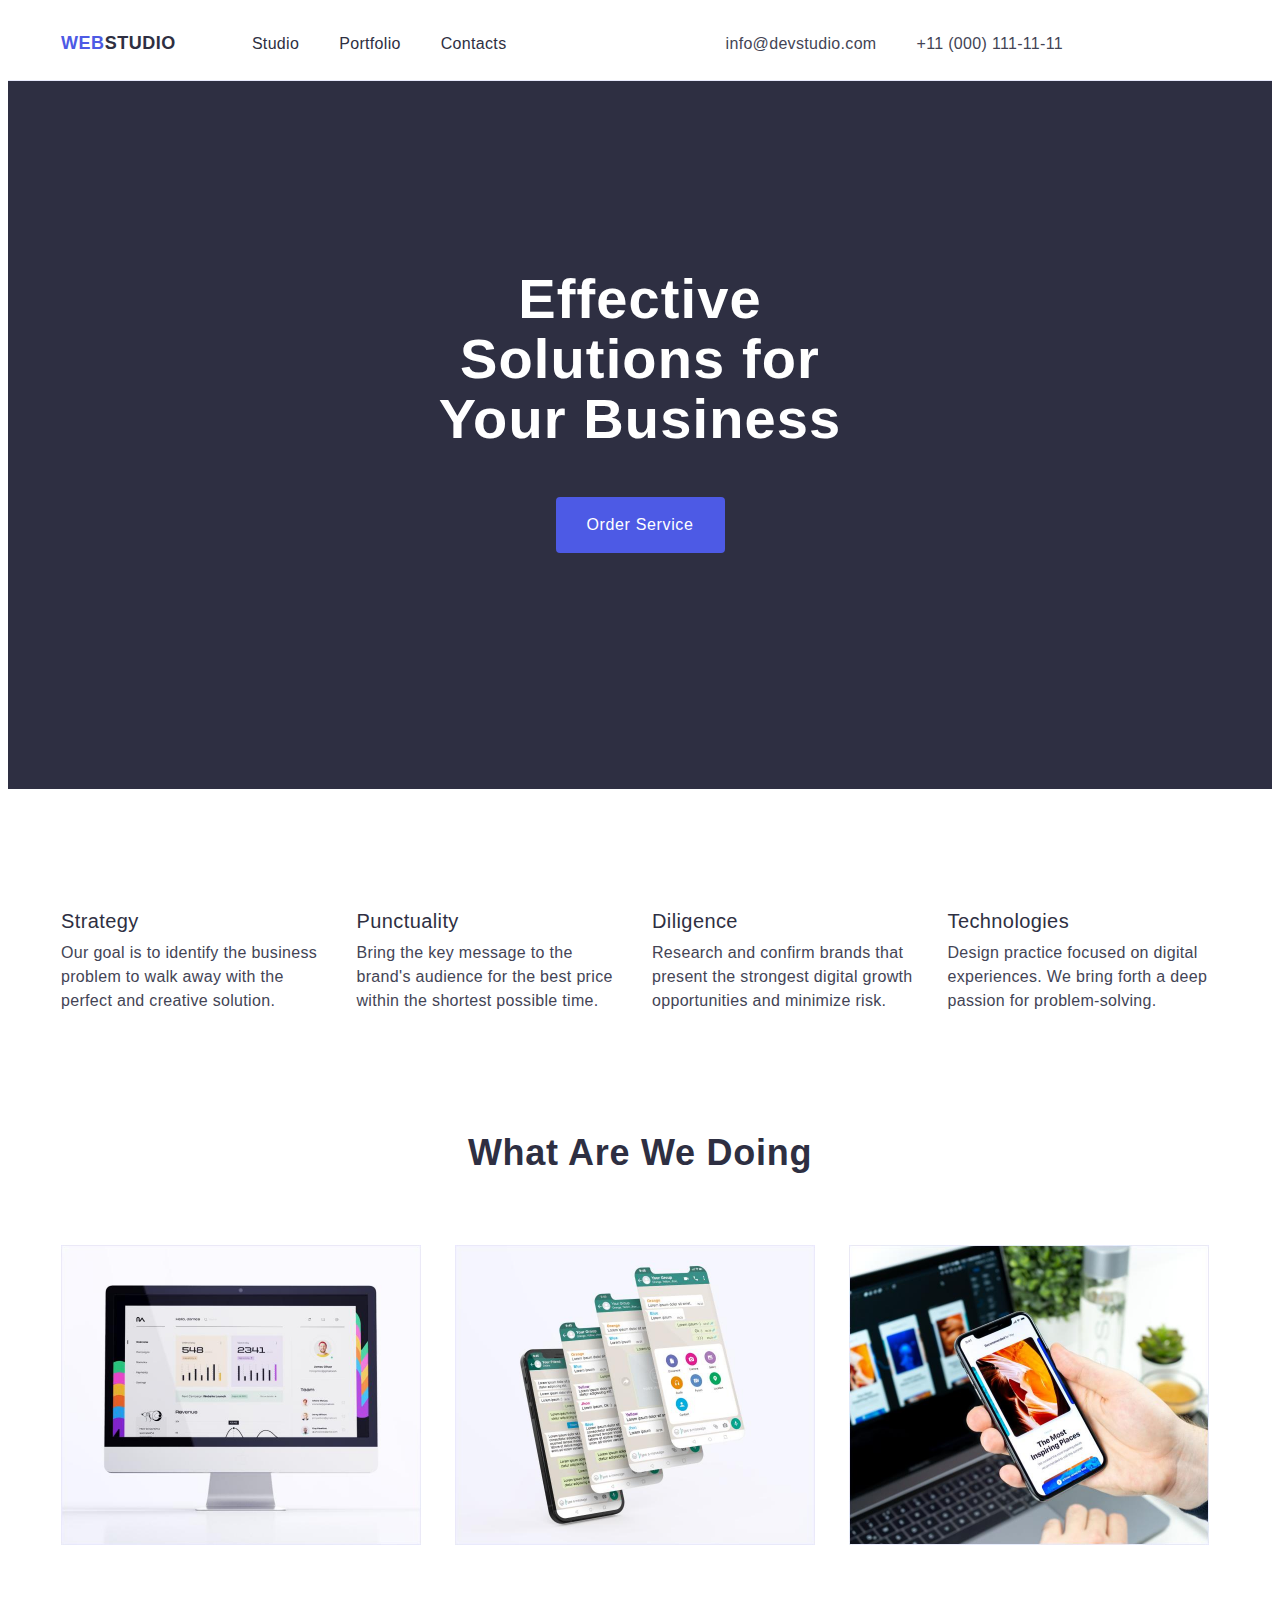
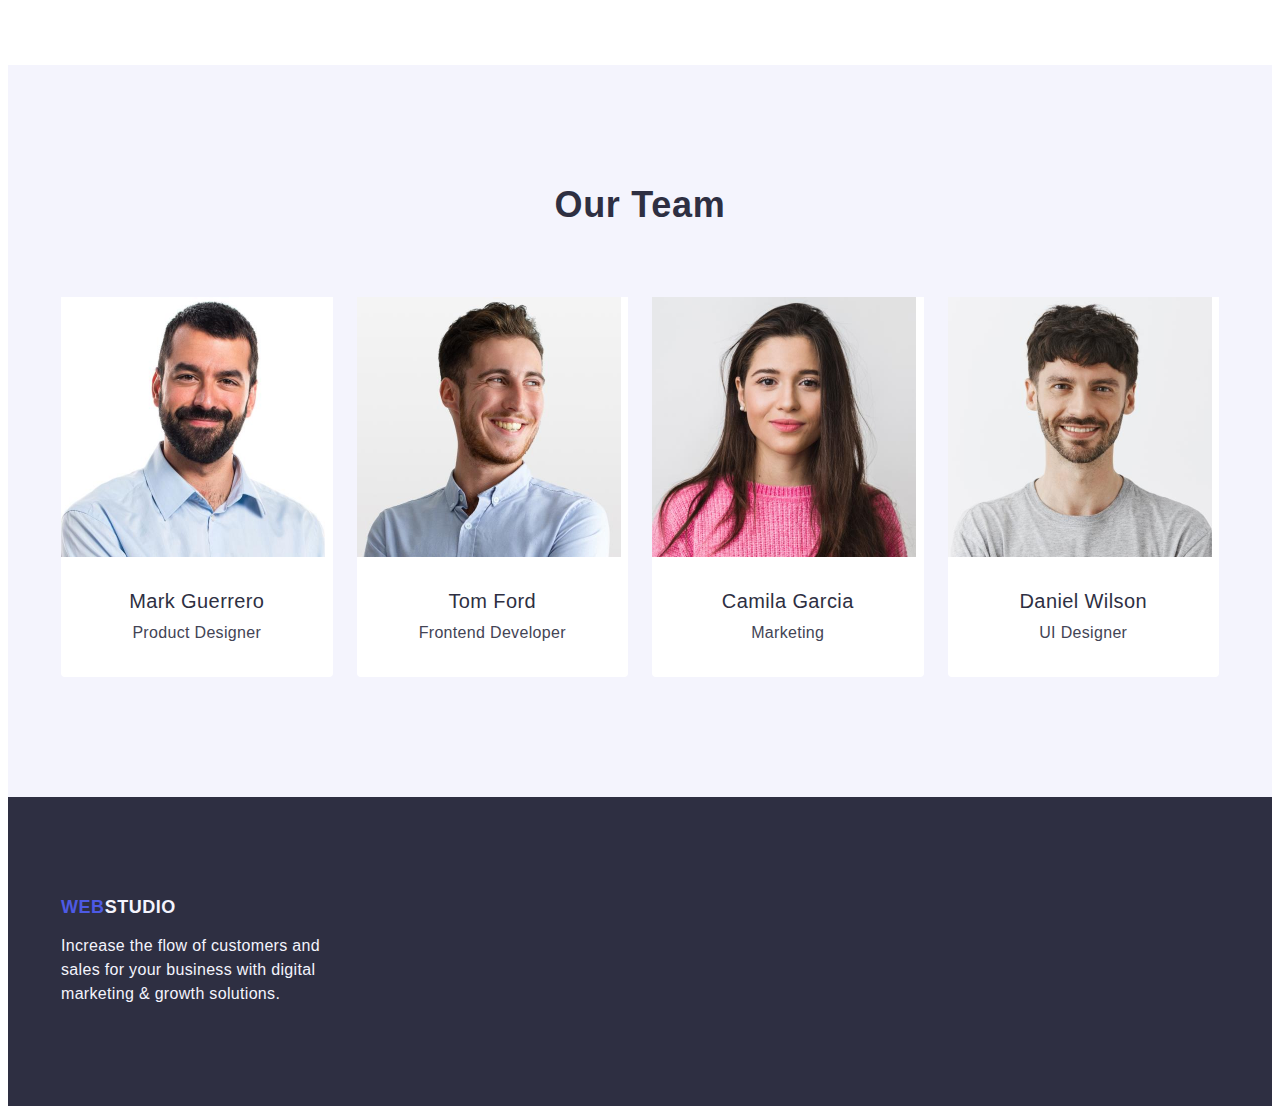
<file: index.html>
<!DOCTYPE html>
<html lang="en">
  <head class="header">
    <meta charset="utf-8" />
    <meta name="viewport" content="width=device-width, initial-scale=1.0" />
    <link rel="shortcut icon" href="favicon.ico" type="image/x-icon" />
    <link rel="preconnect" href="https://fonts.googleapis.com" />
    <link rel="preconnect" href="https://fonts.gstatic.com" crossorigin />
    <link
      rel="preconnect"
      href="https://fonts.googleapis.com/css2?family=Raleway:wght@800&family=Roboto:wght@400;500;700&display=swap"
    />
    <link rel="preconnect" href="https://fonts.googleapis.com" />
    <link rel="preconnect" href="https://fonts.gstatic.com" crossorigin />

    <link
      rel="stylesheet"
      href="https://cdnjs.cloudflare.com/ajax/libs/modern-normalize/2.0.0/modern-normalize.min.css"
      integrity="sha512-4xo8blKMVCiXpTaLzQSLSw3KFOVPWhm/TRtuPVc4WG6kUgjH6J03IBuG7JZPkcWMxJ5huwaBpOpnwYElP/m6wg=="
      crossorigin="anonymous"
      referrerpolicy="no-referrer"
    />
    <link rel="stylesheet" href="./css/style.css" />
    <title>Web Studio</title>
  </head>
  <body>
    <header class="header">
      <div class="header-container container">
        <nav class="header-nav">
          <a href="./index.html" class="logo link">Web<span class="logo-header">Studio</span></a>

          <ul class="list header-li">
            <li><a href="./index.html" class="studio-li link">Studio</a></li>
            <li><a href="./portfolio.html" class="studio-li link">Portfolio</a></li>
            <li><a href="" class="studio-li link">Contacts</a></li>
          </ul>
        </nav>
        <address class="adress-header">
          <ul class="adress-list list">
            <li><a href="mailto:info@devstudio.com" class="mailtel link">info@devstudio.com</a></li>
            <li><a href="tel:+110001111111" class="mailtel link">+11 (000) 111-11-11</a></li>
          </ul>
        </address>
      </div>
    </header>
    <main>
      <!-- Effective Solutions for Your Business -->
      <section class="section-one">
        <div class="container">
          <h1 class="section-one-h">Effective Solutions for Your Business</h1>
          <button type="button" class="section-one-button">Order Service</button>
        </div>
      </section>
      <section class="section-two">
        <div class="container">
          <h2 class="visually-hidden">Container</h2>
          <ul class="section-two-list list">
            <li class="section-two-list-li">
              <h3 class="section-two-h">Strategy</h3>
              <p class="section-two-p">
                Our goal is to identify the business problem to walk away with the perfect and
                creative solution.
              </p>
            </li>
            <li class="section-two-list-li">
              <h3 class="section-two-h">Punctuality</h3>
              <p class="section-two-p">
                Bring the key message to the brand's audience for the best price within the shortest
                possible time.
              </p>
            </li>
            <li class="section-two-list-li">
              <h3 class="section-two-h">Diligence</h3>
              <p class="section-two-p">
                Research and confirm brands that present the strongest digital growth opportunities
                and minimize risk.
              </p>
            </li>
            <li class="section-two-list-li">
              <h3 class="section-two-h">Technologies</h3>
              <p class="section-two-p">
                Design practice focused on digital experiences. We bring forth a deep passion for
                problem-solving.
              </p>
            </li>
          </ul>
        </div>
      </section>
      <section class="section-three">
        <!-- What are we doing? -->
        <div class="container">
          <h2 class="section-three-h">What are we doing</h2>
          <ul class="section-three-list list">
            <li class="section-three-list-li"
              ><img src="./images/image1.jpg" alt="computer" width="360"
            /></li>
            <li class="section-three-list-li"
              ><img src="./images/image2.jpg" alt="telegramm" width="360"
            /></li>
            <li class="section-three-list-li"
              ><img src="./images/image3.jpg" alt="phone" width="360"
            /></li>
          </ul>
        </div>
      </section>

      <!-- Our Team -->
      <section class="section-four">
        <div class="container">
          <h2 class="section-four-h">Our Team</h2>
          <ul class="section-four-list list">
            <li class="section-four-li">
              <img src="./images/image.jpg" alt="Mark Guerrero" width="264" />
              <div class="section-four-div"
                ><h3 class="section-four-li-h">Mark Guerrero</h3>
                <p class="section-four-li-p">Product Designer</p>
              </div>
            </li>
            <li class="section-four-li">
              <img src="./images/image(2).jpg" alt="Tom Ford" width="264" />
              <div class="section-four-div">
                <h3 class="section-four-li-h">Tom Ford</h3>
                <p class="section-four-li-p">Frontend Developer</p>
              </div>
            </li>
            <li class="section-four-li">
              <img src="./images/image(3).jpg" alt="Camila Garcia" width="264" />
              <div class="section-four-div">
                <h3 class="section-four-li-h">Camila Garcia</h3>
                <p class="section-four-li-p">Marketing</p>
              </div>
            </li>
            <li class="section-four-li">
              <img src="./images/image(4).jpg" alt="Daniel Wilson" width="264" />
              <div class="section-four-div">
                <h3 class="section-four-li-h">Daniel Wilson</h3>
                <p class="section-four-li-p">UI Designer</p>
              </div>
            </li>
          </ul>
        </div>
      </section>
    </main>
    <footer class="footer">
      <div class="container">
        <a href="./index.html" class="logo footer-a link"
          >Web<span class="logo-footer">Studio</span></a
        >
        <p class="footer-p">
          Increase the flow of customers and sales for your business with digital marketing & growth
          solutions.
        </p>
      </div>
    </footer>
  </body>
</html>
</file>
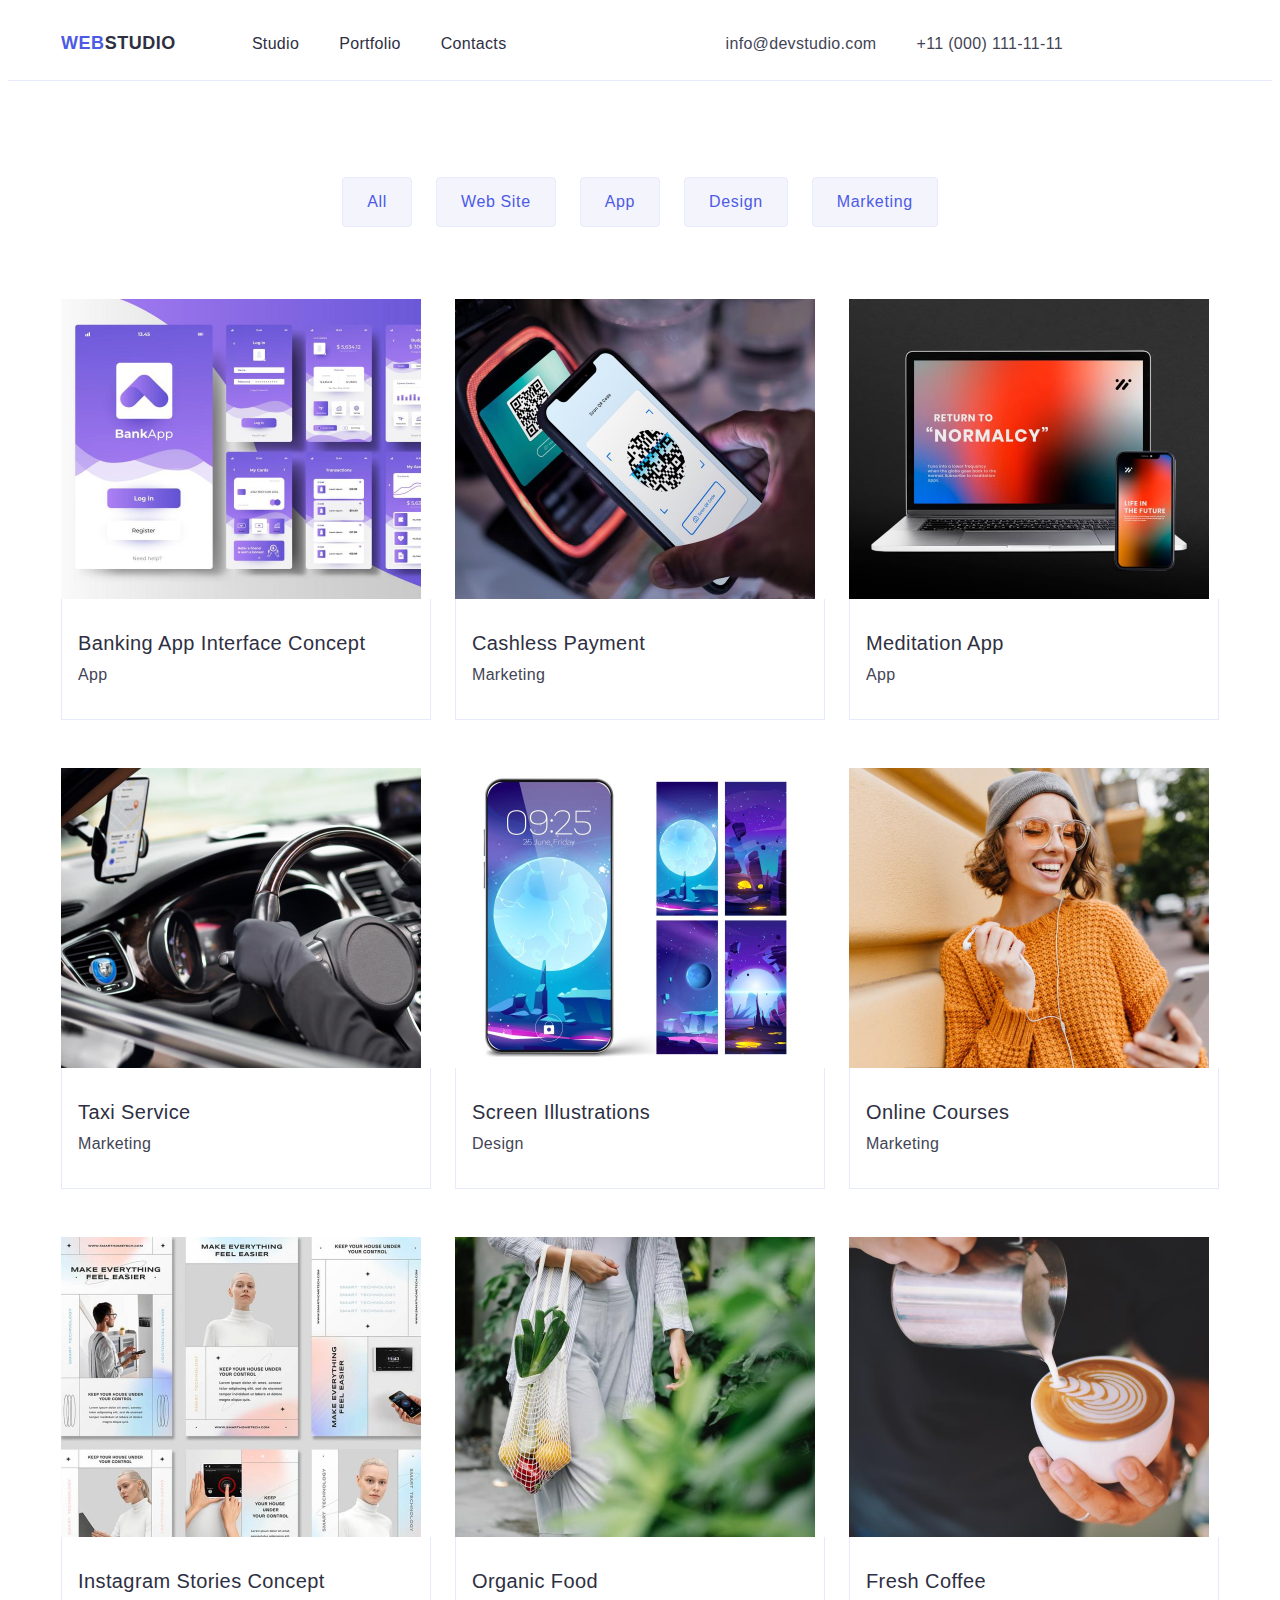
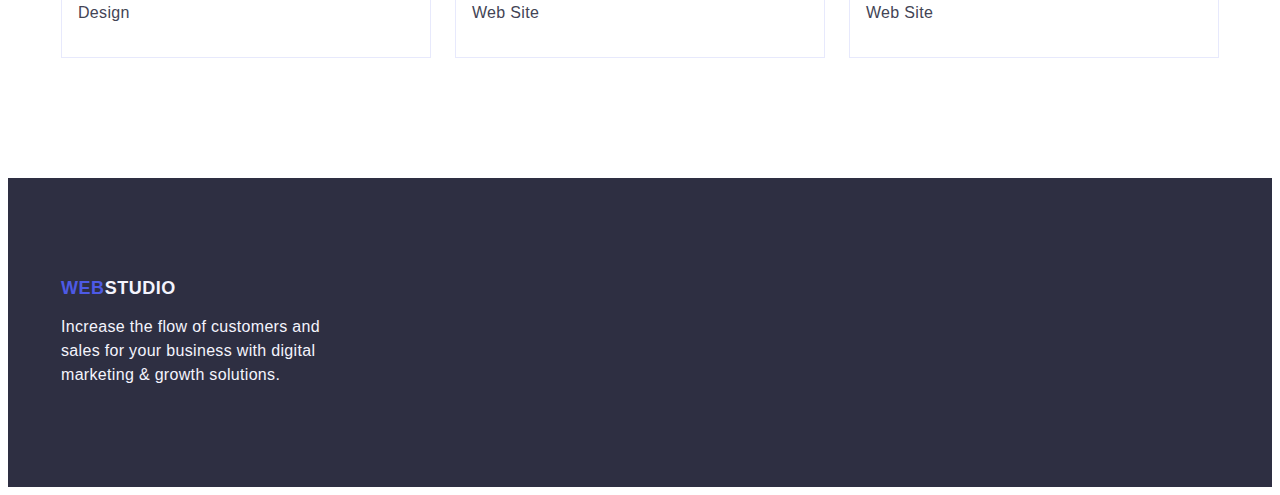
<file: portfolio.html>
<!DOCTYPE html>
<html lang="en">
  <head>
    <meta charset="utf-8" />
    <meta name="viewport" content="width=device-width, initial-scale=1.0" />
    <link rel="preconnect" href="https://fonts.googleapis.com" />
    <link rel="preconnect" href="https://fonts.gstatic.com" crossorigin />
    <link
      rel="preconnect"
      href="https://fonts.googleapis.com/css2?family=Raleway:wght@800&family=Roboto:wght@400;500;700&display=swap"
    />
    <link rel="preconnect" href="https://fonts.googleapis.com" />
    <link rel="preconnect" href="https://fonts.gstatic.com" crossorigin />
    <link
      rel="stylesheet"
      href="https://cdnjs.cloudflare.com/ajax/libs/modern-normalize/2.0.0/modern-normalize.min.css"
      integrity="sha512-4xo8blKMVCiXpTaLzQSLSw3KFOVPWhm/TRtuPVc4WG6kUgjH6J03IBuG7JZPkcWMxJ5huwaBpOpnwYElP/m6wg=="
      crossorigin="anonymous"
      referrerpolicy="no-referrer"
    />
    <link rel="stylesheet" href="./css/style.css" />
    <title>Portfolio</title>
  </head>
  <body>
    <header class="header">
      <div class="header-container container">
        <nav class="header-nav">
          <a href="./index.html" class="logo link">Web<span class="logo-header">Studio</span></a>

          <ul class="list header-li">
            <li><a href="./index.html" class="studio-li link">Studio</a></li>
            <li><a href="./portfolio.html" class="studio-li link">Portfolio</a></li>
            <li><a href="" class="studio-li link">Contacts</a></li>
          </ul>
        </nav>
        <address class="adress-header">
          <ul class="adress-list list">
            <li><a href="mailto:info@devstudio.com" class="mailtel link">info@devstudio.com</a></li>
            <li><a href="tel:+110001111111" class="mailtel link">+11 (000) 111-11-11</a></li>
          </ul>
        </address>
      </div>
    </header>
    <main>
      <!-- Button -->
      <section class="section-main">
        <div class="container">
          <h1 class="visually-hidden">Kashtanov</h1>
          <ul class="main-list-one list">
            <li><button type="button" class="button">All</button></li>
            <li><button type="button" class="button">Web Site</button></li>
            <li><button type="button" class="button">App</button></li>
            <li><button type="button" class="button">Design</button></li>
            <li><button type="button" class="button">Marketing</button></li></ul
          >
          <!-- 1 Row -->
          <ul class="main-list-two list">
            <li class="main-list-two-li">
              <a href="" class="link">
                <img
                  src="./images-portfolio/row1-1.jpg"
                  alt="Banking App Interface Concept"
                  width="360"
                /><div class="div-container">
                  <h2 class="porfolio-h-two">Banking App Interface Concept</h2>
                  <p class="portfolio-p">App</p>
                </div>
              </a>
            </li>
            <li class="main-list-two-li">
              <a href="" class="link">
                <img src="./images-portfolio/row1-2.jpg" alt="Cashless Payment" width="360" />
                <div class="div-container"
                  ><h2 class="porfolio-h-two">Cashless Payment</h2>
                  <p class="portfolio-p">Marketing</p>
                </div>
              </a>
            </li>
            <li class="main-list-two-li">
              <a href="" class="link">
                <img src="./images-portfolio/row1-3.jpg" alt="Meditation App" width="360" />
                <div class="div-container"
                  ><h2 class="porfolio-h-two">Meditation App</h2>
                  <p class="portfolio-p">App</p>
                </div>
              </a>
            </li>
            <!-- 2 Row -->
            <li class="main-list-two-li">
              <a href="" class="link">
                <img src="./images-portfolio/row2-1.jpg" alt="Taxi Service" width="360" />
                <div class="div-container"
                  ><h2 class="porfolio-h-two">Taxi Service</h2>
                  <p class="portfolio-p">Marketing</p></div
                >
              </a>
            </li>
            <li class="main-list-two-li">
              <a href="" class="link">
                <img src="./images-portfolio/row2-2.jpg" alt="Screen Illustrations" width="360" />
                <div class="div-container"
                  ><h2 class="porfolio-h-two">Screen Illustrations</h2>
                  <p class="portfolio-p">Design</p>
                </div>
              </a>
            </li>
            <li class="main-list-two-li">
              <a href="" class="link">
                <img src="./images-portfolio/row2-3.jpg" alt="Online Courses" width="360" />
                <div class="div-container"
                  ><h2 class="porfolio-h-two">Online Courses</h2>
                  <p class="portfolio-p">Marketing</p>
                </div>
              </a>
            </li>
            <!-- 3 Row -->
            <li class="main-list-two-li">
              <a href="" class="link">
                <img
                  src="./images-portfolio/row3-1.jpg"
                  alt="Instagram Stories Concept"
                  width="360"
                /><div class="div-container">
                  <h2 class="porfolio-h-two">Instagram Stories Concept</h2>
                  <p class="portfolio-p">Design</p>
                </div>
              </a>
            </li>
            <li class="main-list-two-li">
              <a href="" class="link">
                <img src="./images-portfolio/row3-2.jpg" alt="Organic Food" width="360" />
                <div class="div-container"
                  ><h2 class="porfolio-h-two">Organic Food</h2>
                  <p class="portfolio-p">Web Site</p>
                </div>
              </a>
            </li>
            <li class="main-list-two-li">
              <a href="" class="link">
                <img src="./images-portfolio/row3-3.jpg" alt="Fresh Coffee" width="360" />
                <div class="div-container"
                  ><h2 class="porfolio-h-two">Fresh Coffee</h2>
                  <p class="portfolio-p">Web Site</p>
                </div>
              </a>
            </li>
          </ul>
        </div>
      </section>
    </main>
    <footer class="footer">
      <div class="container">
        <a href="./index.html" class="logo footer-a link"
          >Web<span class="logo-footer">Studio</span></a
        >
        <p class="footer-p">
          Increase the flow of customers and sales for your business with digital marketing & growth
          solutions.
        </p>
      </div>
    </footer>
  </body>
</html>
</file>
<file: css/style.css>
body {
  font-family: Roboto, sans-serif;
  color: #434455;
  background-color: #ffffff;
}

h1,
h2,
h3,
h4,
h5,
h6,
p {
  margin-top: 0;
  margin-bottom: 0;
}

ul,
ol {
  margin-top: 0;
  margin-bottom: 0;
  padding-left: 0;
}
img {
  display: block;
}

:root {
  --brand-color: #fff;
}

.list {
  list-style: none;
}

.header {
  border-bottom: 1px solid #e7e9fc;
}
.container {
  width: 1158px;
  padding: 0 15px;
  margin: 0 auto;
}

.header-container {
  display: flex;
  align-items: center;
  justify-content: space-between;
  height: 72px;
}

.header-nav {
  display: flex;
  align-items: center;
}

.header-link {
  margin-right: 76px;
}

.header-logo {
  display: flex;
  align-items: center;
  gap: 4px;
  margin-left: 156px;
  margin-right: 76px;
}

.header-li {
  display: flex;
  gap: 40px;
  border-radius: 4px;
  text-decoration: none;

  background-color: #fff;
}

.adress-list {
  display: flex;
  gap: 40px;
  margin-right: 156px;
}

.logo {
  color: var(--IRIS, #4d5ae5);
  font-family: Raleway, sans-serif;
  font-size: 18px;
  font-style: normal;
  font-weight: 800;
  line-height: 1.17;
  letter-spacing: 0.54px;
  text-transform: uppercase;
  text-decoration: none;
  margin-right: 76px;
}

.logo-header {
  color: #2e2f42;
}
.logo a:link {
  text-decoration: none;
}

.logo2 a:link {
  text-decoration: none;
}

.link {
  color: #4d5ae5;
  font-size: 18px;
  font-style: normal;
  font-weight: 800;
  line-height: 1.17em; /* 116.667% */
  letter-spacing: 0.54px;
  text-decoration: none;
}

.studio-li {
  padding: 24px 0;
  font-weight: 500;
  font-size: 16px;
  line-height: 1.5;
  letter-spacing: 0.02em;
  color: #2e2f42;
}

.studio-li:hover {
  color: #404bbf;
}

.studio-li:focus {
  color: #404bbf;
}

.link {
  text-decoration: none;
}

.adress-header {
  font-style: normal;
}

.mailtel {
  font-weight: 400;
  font-size: 16px;
  line-height: 1.5;
  letter-spacing: 0.02em;
  color: #434455;
}

.mailtel:hover {
  color: #404bbf;
}

.mailtel.mailtel:focus {
  color: #404bbf;
}

.studio {
  font-weight: 500;
  font-size: 16px;
  line-height: 1.5;
  letter-spacing: 0.02em;
  color: #2e2f42;
}

.studio:link {
  text-decoration: none;
}

.footer {
  padding: 100px 0;
  background-color: #2e2f42;
}

.footer-a {
  display: inline-block;
  margin-bottom: 16px;
}
.logo-footer {
  color: #f4f4fd;
}

.footer-p {
  max-width: 264px;
  line-height: 1.5;
  color: #f4f4fd;
  letter-spacing: 0.02em;
}

.section-one {
  display: flex;
  background-color: #2e2f42;
  padding: 188px 0;
}

.section-one-h {
  display: flex;
  max-width: 496px;
  font-size: 56px;
  line-height: 1.07;
  text-align: center;
  justify-content: center;
  align-items: center;
  letter-spacing: 0.02em;
  color: #ffffff;
  margin: 0 auto 48px;
}

.section-one-button {
  display: block;
  min-width: 169px;
  height: 56px;
  border: none;
  border-radius: 4px;
  cursor: pointer;
  background-color: #4d5ae5;
  font-family: Roboto, sans-serif;
  font-weight: 500;
  font-size: 16px;
  line-height: 1.5;
  letter-spacing: 0.04em;
  color: #ffffff;
  cursor: pointer;
  margin: 0 auto 48px;
}

.section-one-button:hover {
  background-color: #404bbf;
}

.section-one-button:focus {
  background-color: #404bbf;
}
.section-two {
  padding: 120px 0;
}

.visually-hidden {
  position: absolute;
  width: 1px;
  height: 1px;
  margin: -1px;
  border: 0;
  padding: 0;

  white-space: nowrap;
  clip-path: inset(100%);
  clip: rect(0 0 0 0);
  overflow: hidden;
}

.section-two-list {
  display: flex;
  gap: 24px;
}

.section-two-list-li {
  width: calc((100% - 72px) / 4);
}
.section-two-h {
  margin-bottom: 8px;
  font-weight: 500;
  font-size: 20px;
  line-height: 1.2;
  letter-spacing: 0.02em;
  color: #2e2f42;
}

.section-two-p {
  line-height: 1.5;
  letter-spacing: 0.02em;
}

.section-three {
  padding-bottom: 120px;
}

.section-three-h {
  margin-bottom: 72px;
  font-size: 36px;
  line-height: 1.11;
  text-align: center;
  text-transform: capitalize;
  letter-spacing: 0.02em;
  color: #2e2f42;
}
.section-three-list {
  display: flex;
  gap: 24px;
}

.section-three-list-li {
  width: calc((100% - 48px) / 3);
}

.section-four {
  padding: 120px 0;
  background-color: #f4f4fd;
}

.section-four-h {
  margin-bottom: 72px;
  font-size: 36px;
  line-height: 1.11;
  text-align: center;
  letter-spacing: 0.02em;
  text-transform: capitalize;
  color: #2e2f42;
}

.section-four-list {
  display: flex;
  gap: 24px;
}

.section-four-li {
  width: calc((100% - 72px) / 4);
  border-radius: 0px 0px 4px 4px;
  background-color: #ffffff;
}

.section-four-div {
  padding: 32px 0;
}

.section-four-li-h {
  text-align: center;
  margin-bottom: 8px;
  font-weight: 500;
  font-size: 20px;
  line-height: 1.2;
  letter-spacing: 0.02em;
  color: #2e2f42;
}

.section-four-li-p {
  font-weight: 400;
  text-align: center;
  font-size: 16px;
  line-height: 1.5;
  letter-spacing: 0.02em;
}

.section-main {
  padding-top: 96px;
  padding-bottom: 120px;
}

.main-list-one {
  display: flex;
  justify-content: center;
  gap: 24px;
  margin-bottom: 72px;
}

.button {
  padding: 12px 24px;
  border: 1px solid #e7e9fc;
  border-radius: 4px;
  font-family: 'Roboto', sans-serif;
  font-weight: 500;
  font-size: 16px;
  line-height: 1.5;
  letter-spacing: 0.04em;
  color: #4d5ae5;
  background-color: #f4f4fd;
  cursor: pointer;
}

.button:hover {
  border: 1px solid transparent;
  color: #ffffff;
  background-color: #404bbf;
}

.button:focus {
  border: 1px solid transparent;
  color: #ffffff;
  background-color: #404bbf;
}

.main-list-two {
  display: flex;
  flex-wrap: wrap;
  column-gap: 24px;
  row-gap: 48px;
}

.main-list-two-li {
  width: calc((100% - 48px) / 3);
}

.div-container {
  padding: 32px 16px;
  border: 1px solid #e7e9fc;
  border-top: none;
}

.porfolio-h-two {
  margin-bottom: 8px;
  font-weight: 500;
  font-size: 20px;
  line-height: 1.2;
  letter-spacing: 0.02em;
  color: #2e2f42;
}

.portfolio-p {
  font-weight: 400;
  font-size: 16px;
  line-height: 1.5;
  letter-spacing: 0.02em;
  color: #434455;
}
</file>
